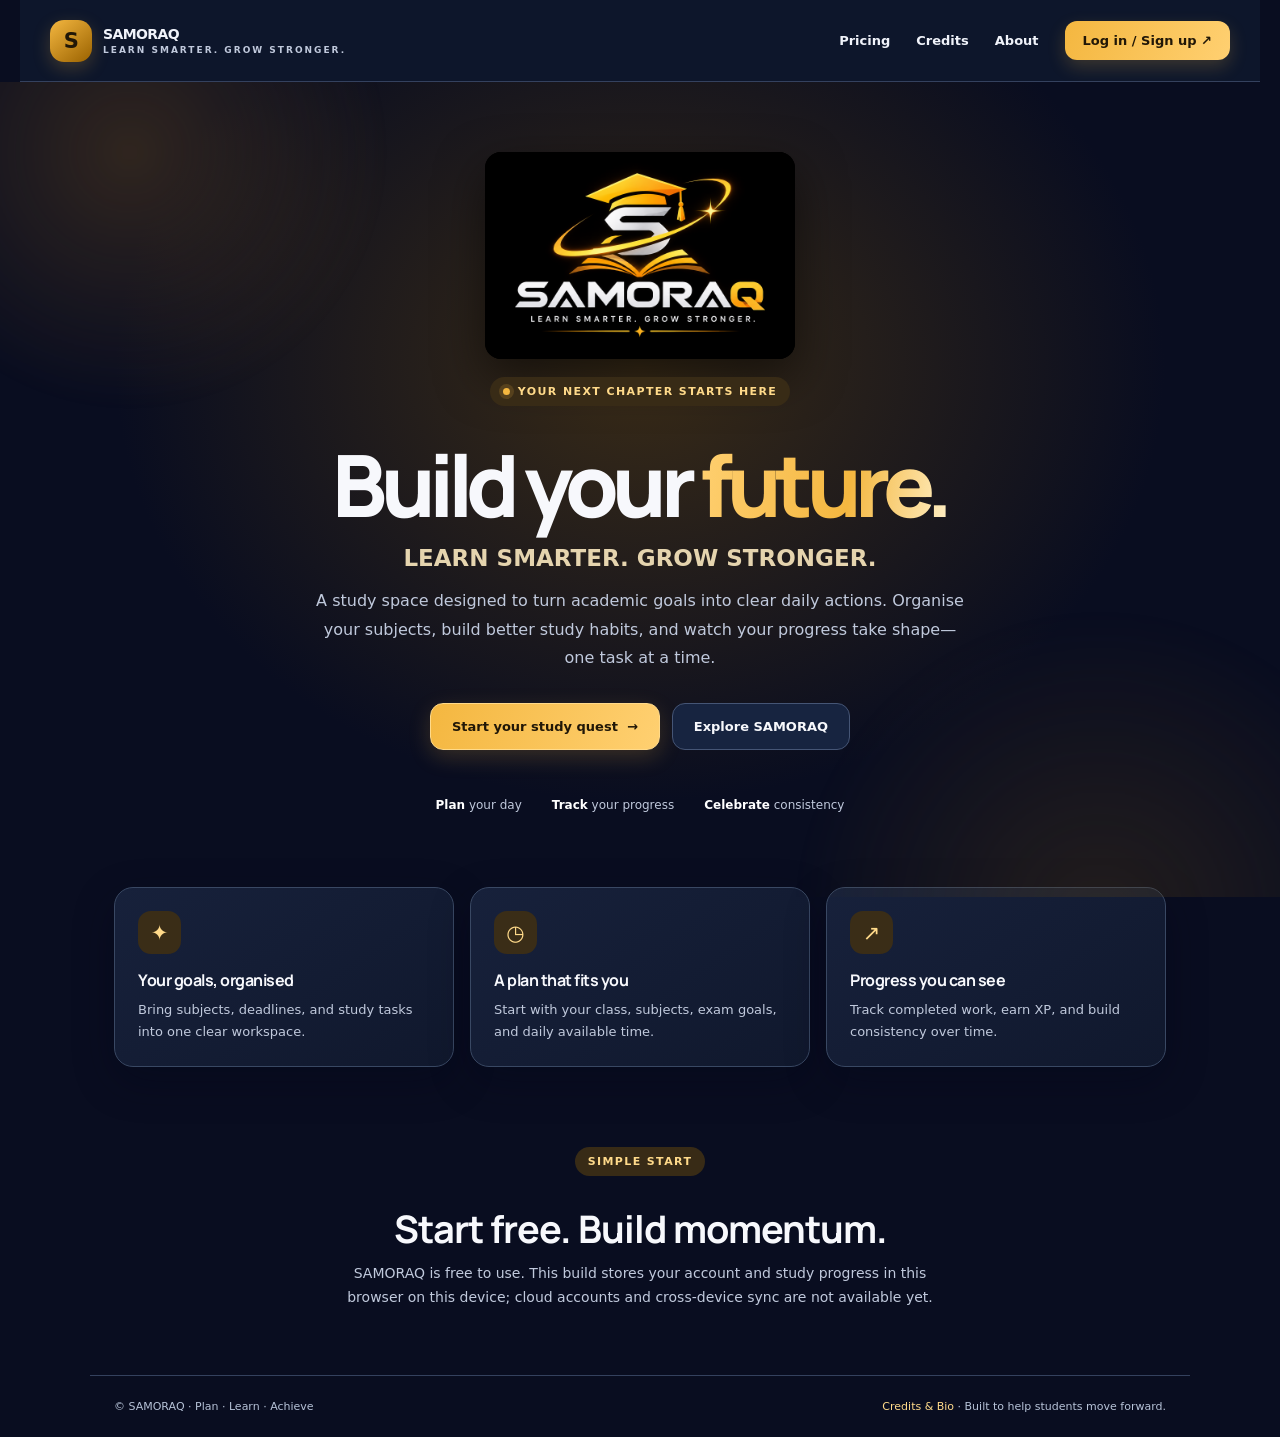
<file: index.html>
<!doctype html>
<html lang="en">
<head>
  <meta charset="utf-8">
  <meta name="viewport" content="width=device-width, initial-scale=1">
  <meta name="theme-color" content="#f4b740">
  <title>SAMORAQ — Learn Smarter. Grow Stronger.</title>
  <meta name="description" content="Plan smarter, study consistently, and turn your academic goals into progress with SAMORAQ.">
  <link rel="stylesheet" href="styles.css">
  <style>
    :root{--sf-purple:#f4b740;--sf-ink:#17182d;--sf-muted:#777b98}
    body{margin:0;background:#fafaff;color:var(--sf-ink);font-family:Inter,ui-sans-serif,system-ui,-apple-system,"Segoe UI",sans-serif}
    .landing-nav{height:82px;display:flex;align-items:center;justify-content:space-between;gap:20px;max-width:1240px;margin:auto;padding:0 30px}
    .landing-brand{display:flex;align-items:center;gap:11px;text-decoration:none;color:inherit;font-weight:900;letter-spacing:-.6px}
    .landing-brand .brand-mark{display:grid;place-items:center;width:42px;height:42px;border-radius:14px;background:linear-gradient(135deg,#f4b740,#ffd071);color:#fff;font-size:21px;box-shadow:0 8px 20px #f4b74033}
    .landing-brand small{display:block;font-size:9px;letter-spacing:2px;color:#8b8da7;margin-top:3px}
    .landing-links{display:flex;align-items:center;gap:26px}
    .landing-links a{color:#595c77;text-decoration:none;font-weight:700;font-size:13px}
    .landing-links a:hover{color:var(--sf-purple)}
    .landing-links .login-link{color:#fff;background:var(--sf-purple);padding:12px 18px;border-radius:12px;box-shadow:0 7px 18px #f4b74033}
    .landing-links .login-link:hover{color:#fff;background:#6454e8}
    .hero{position:relative;isolation:isolate;overflow:hidden;min-height:660px;display:grid;place-items:center;padding:70px 24px 85px;text-align:center}
    .hero:before,.hero:after{content:"";position:absolute;z-index:-1;border-radius:50%;filter:blur(2px);pointer-events:none}
    .hero:before{width:520px;height:520px;top:-190px;left:-130px;background:radial-gradient(circle,#e5e1ff 0,transparent 70%)}
    .hero:after{width:620px;height:620px;bottom:-330px;right:-130px;background:radial-gradient(circle,#d9f7f1 0,transparent 70%)}
    .hero-inner{max-width:850px}
    .samoraq-hero-logo{display:block;width:min(310px,72vw);height:auto;margin:0 auto 18px;border-radius:16px;box-shadow:0 18px 48px #0008}
    .eyebrow{display:inline-flex;align-items:center;gap:8px;padding:8px 13px;border-radius:99px;background:#efedff;color:#6555e9;font-size:11px;font-weight:900;letter-spacing:1.4px;text-transform:uppercase}
    .eyebrow i{width:7px;height:7px;border-radius:50%;background:#f4b740;box-shadow:0 0 0 4px #f4b7401a}
    .hero h1{font-size:clamp(46px,8vw,86px);letter-spacing:-.075em;line-height:.99;margin:26px 0 18px;font-weight:900}
    .hero h1 span{background:linear-gradient(100deg,#f4b740,#d69a2c 55%,#ffd071);-webkit-background-clip:text;background-clip:text;color:transparent}
    .motto{font-size:clamp(17px,2.4vw,23px);font-weight:800;color:#555a78;margin:0 0 16px}
    .hero-copy{max-width:650px;margin:0 auto;color:#777b98;font-size:16px;line-height:1.8}
    .hero-actions{display:flex;justify-content:center;align-items:center;gap:12px;flex-wrap:wrap;margin-top:30px}
    .cta{display:inline-flex;align-items:center;justify-content:center;gap:9px;padding:15px 21px;border-radius:13px;text-decoration:none;font-weight:850;font-size:13px;transition:transform .18s,box-shadow .18s}
    .cta:hover{transform:translateY(-2px)}
    .cta-primary{background:#f4b740;color:#fff;box-shadow:0 12px 28px #f4b74040}
    .cta-secondary{background:#fff;color:#555a78;border:1px solid #e7e6f5}
    .hero-stats{display:flex;justify-content:center;gap:30px;flex-wrap:wrap;margin-top:48px;color:#8588a2;font-size:12px}
    .hero-stats strong{color:#393c59}
    .feature-strip{max-width:1100px;margin:-10px auto 80px;padding:0 24px;display:grid;grid-template-columns:repeat(3,minmax(0,1fr));gap:16px}
    .feature{padding:23px;border:1px solid #e9e8f5;border-radius:19px;background:#fff;box-shadow:0 10px 30px #29254a06}
    .feature-icon{width:43px;height:43px;display:grid;place-items:center;background:#f0eeff;border-radius:13px;font-size:21px;margin-bottom:15px}
    .feature h2{font-size:16px;margin:0 0 8px}
    .feature p{font-size:13px;color:#777b98;line-height:1.7;margin:0}
    .landing-footer{max-width:1100px;margin:0 auto;padding:24px;border-top:1px solid #eae9f4;display:flex;justify-content:space-between;gap:14px;flex-wrap:wrap;color:#8a8da5;font-size:11px}
    .landing-footer a{color:#777b98;text-decoration:none}
    @media(max-width:760px){.landing-nav{height:auto;min-height:75px;padding:16px 18px;align-items:flex-start}.landing-links{gap:10px;flex-wrap:wrap;justify-content:flex-end}.landing-links a{font-size:11px}.landing-links .login-link{padding:10px 12px}.hero{min-height:570px;padding:55px 18px 75px}.feature-strip{grid-template-columns:1fr;margin-bottom:50px}.landing-brand{font-size:14px}.landing-brand .brand-mark{width:36px;height:36px}}
    @media(max-width:430px){.landing-nav{flex-direction:column;align-items:center}.landing-links{justify-content:center}.hero h1{font-size:48px}}
  </style>
<style>
body{background:#080c22;color:#f3f5ff}.landing-nav{background:#090f2a;border-bottom:1px solid #26376c}.landing-brand,.landing-links a{color:#eaf0ff}.landing-brand small{color:#91a3d9}.hero{background:radial-gradient(ellipse at 50% 35%,#1b2c70 0,transparent 58%)}.hero:before{background:radial-gradient(circle,#2454a8 0,transparent 70%)}.hero:after{background:radial-gradient(circle,#532a91 0,transparent 70%)}.hero h1{color:#f7f8ff}.motto{color:#c5d2f5}.hero-copy,.hero-stats{color:#aab8e3}.hero-stats strong{color:#f4f6ff}.eyebrow{background:#172653;color:#7dd3fc}.feature{background:linear-gradient(145deg,#141d45,#0e1534);border-color:#293b72;box-shadow:0 14px 42px #02061766}.feature h2{color:#f4f6ff}.feature p{color:#aab8e3}.cta-secondary{background:#111b43;color:#eaf0ff;border-color:#34477e}.landing-footer{border-color:#29376d;color:#91a3d9}.landing-footer a{color:#aab8e3}#pricing{color:#f3f5ff}#pricing p{color:#aab8e3!important}
</style>
  <link rel="stylesheet" href="theme.css">
</head>
<body class="landing-page">
  <header class="landing-nav">
    <a class="landing-brand" href="index.html"><span class="brand-mark">S</span><span>SAMORAQ<small>LEARN SMARTER. GROW STRONGER.</small></span></a>
    <nav class="landing-links" aria-label="Main navigation">
      <a href="#pricing">Pricing</a>
      <a href="credits.html">Credits</a>
      <a href="#about">About</a>
      <a class="login-link" href="auth.html">Log in / Sign up ↗</a>
    </nav>
  </header>

  <main>
    <section class="hero">
      <div class="hero-inner">
        <img class="samoraq-hero-logo" src="assets/samoraq-logo.png" alt="SAMORAQ — Learn Smarter. Grow Stronger." width="1536" height="1024">
        <div class="eyebrow"><i></i> Your next chapter starts here</div>
        <h1>Build your <span>future.</span></h1>
        <p class="motto">LEARN SMARTER. GROW STRONGER.</p>
        <p class="hero-copy">A study space designed to turn academic goals into clear daily actions. Organise your subjects, build better study habits, and watch your progress take shape—one task at a time.</p>
        <div class="hero-actions">
          <a class="cta cta-primary" href="auth.html">Start your study quest <span>→</span></a>
          <a class="cta cta-secondary" href="#about">Explore SAMORAQ</a>
        </div>
        <div class="hero-stats"><span><strong>Plan</strong> your day</span><span><strong>Track</strong> your progress</span><span><strong>Celebrate</strong> consistency</span></div>
      </div>
    </section>

    <section class="feature-strip" id="about">
      <article class="feature"><div class="feature-icon">✦</div><h2>Your goals, organised</h2><p>Bring subjects, deadlines, and study tasks into one clear workspace.</p></article>
      <article class="feature"><div class="feature-icon">◷</div><h2>A plan that fits you</h2><p>Start with your class, subjects, exam goals, and daily available time.</p></article>
      <article class="feature"><div class="feature-icon">↗</div><h2>Progress you can see</h2><p>Track completed work, earn XP, and build consistency over time.</p></article>
    </section>

    <section id="pricing" style="max-width:1050px;margin:0 auto 65px;padding:0 24px;text-align:center">
      <div class="eyebrow">Simple start</div><h2 style="font-size:clamp(26px,4vw,38px);letter-spacing:-1px;margin:16px 0 8px">Start free. Build momentum.</h2><p style="color:#777b98;line-height:1.7;margin:0 auto;max-width:600px">SAMORAQ is free to use. This build stores your account and study progress in this browser on this device; cloud accounts and cross-device sync are not available yet.</p>
    </section>
  </main>

  <footer class="landing-footer"><span>© SAMORAQ · Plan · Learn · Achieve</span><span><a href="credits.html">Credits &amp; Bio</a> · Built to help students move forward.</span></footer>
</body>

</html>
</file>
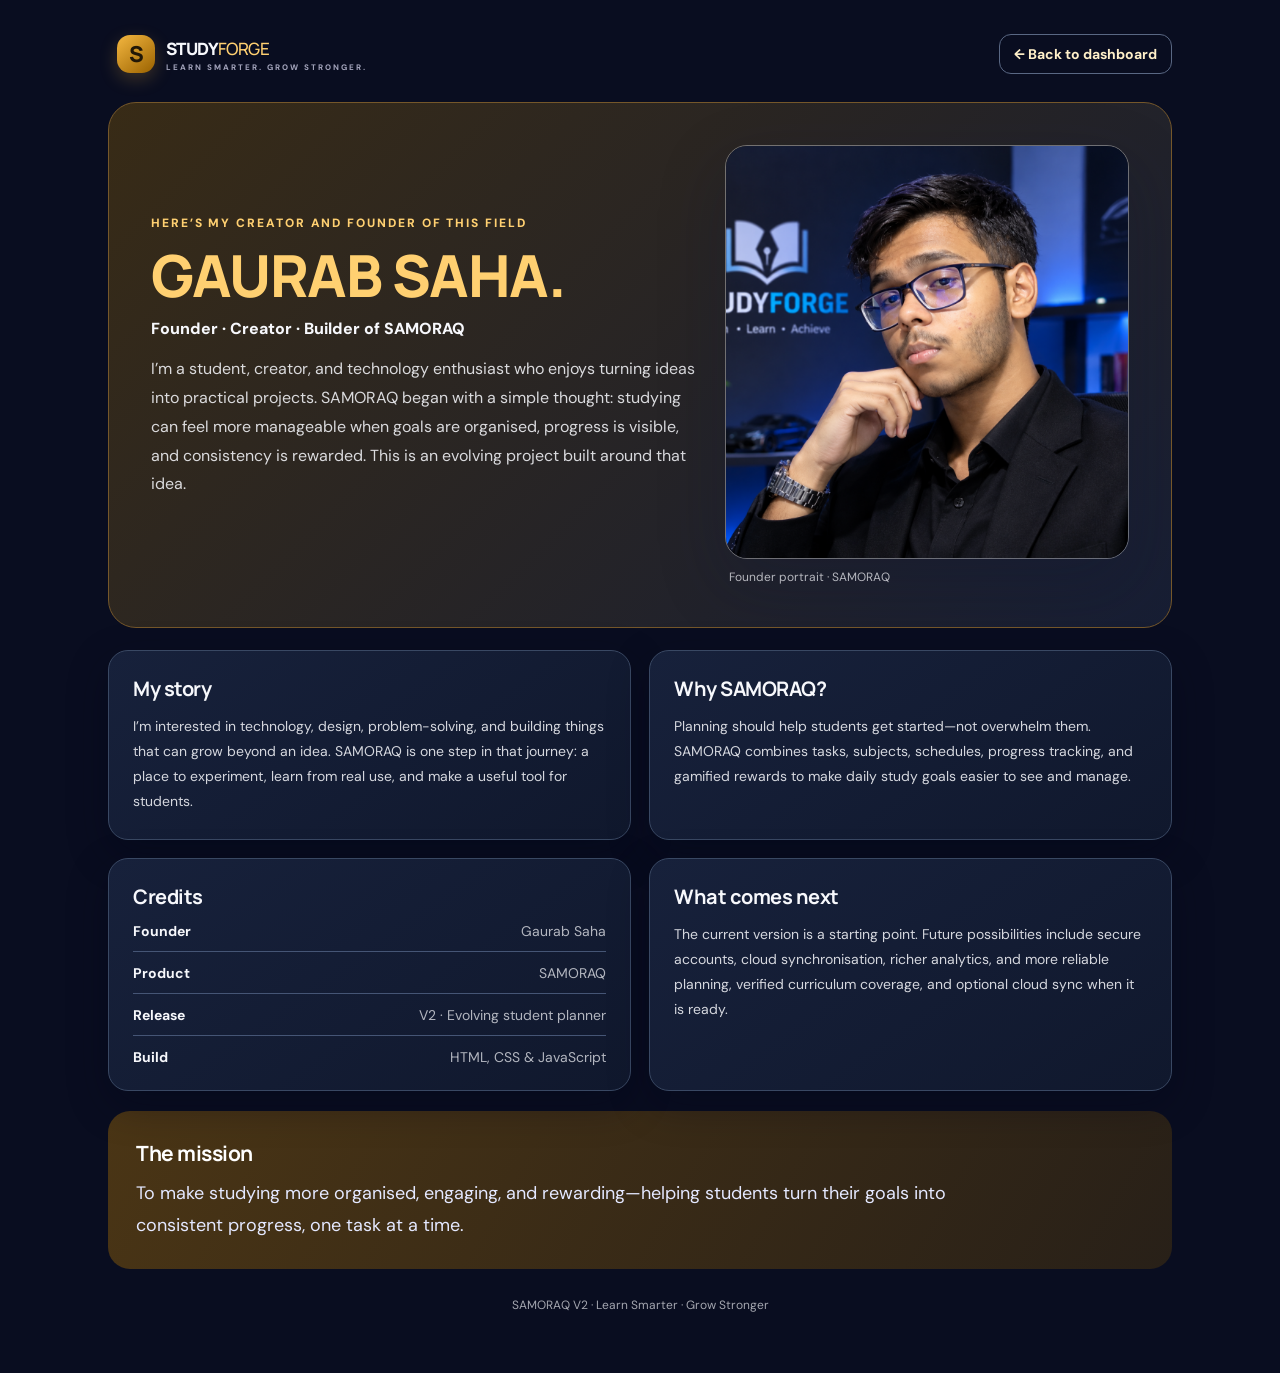
<file: credits.html>
<!doctype html>
<html lang="en">
<head>
  <meta charset="utf-8">
  <meta name="viewport" content="width=device-width, initial-scale=1">
  <meta name="theme-color" content="#f4b740">
  <title>Credits & Bio — SAMORAQ</title>
  <meta name="description" content="Meet the creator and learn the mission behind SAMORAQ.">
  <link rel="stylesheet" href="styles.css">
  <style>
    body{background:#090d27;color:#f3f5ff}.bio-page{max-width:1120px;margin:0 auto;padding:34px 28px 60px}
    .bio-top{display:flex;justify-content:space-between;align-items:center;gap:16px;margin-bottom:28px;flex-wrap:wrap}
    .back-link{display:inline-flex;align-items:center;gap:9px;text-decoration:none;color:var(--text,#24243a);font-weight:700;padding:10px 14px;border:1px solid #29376d;border-radius:12px}
    .bio-hero{display:grid;grid-template-columns:minmax(0,1.15fr) minmax(280px,.85fr);gap:28px;align-items:center;padding:clamp(22px,4vw,42px);border-radius:28px;background:linear-gradient(135deg,#18275b,#17113d);border:1px solid #34477e;overflow:hidden}
    .bio-kicker{font-size:12px;letter-spacing:.16em;font-weight:800;color:#f4b740;text-transform:uppercase}
    .bio-hero h1{font-size:clamp(34px,5vw,58px);line-height:1.03;margin:14px 0}
    .bio-hero h1 span{color:#f4b740}
    .bio-role{font-weight:800;font-size:16px;margin-bottom:16px}
    .bio-lead{font-size:16px;line-height:1.8;max-width:620px;opacity:.86}
    .bio-photo-wrap{position:relative}
    .bio-photo{width:100%;display:block;aspect-ratio:4/4.1;object-fit:cover;object-position:center;border-radius:22px;box-shadow:0 24px 65px rgba(10,18,50,.25);border:1px solid rgba(255,255,255,.35)}
    .photo-caption{font-size:12px;opacity:.7;margin:10px 4px 0}
    .bio-grid{display:grid;grid-template-columns:repeat(2,minmax(0,1fr));gap:18px;margin-top:22px}
    .bio-card{padding:24px;border:1px solid #29376d;border-radius:20px;background:#11183a}
    .bio-card h2{margin:0 0 12px;font-size:20px}
    .bio-card p{line-height:1.8;opacity:.85;margin:0}
    .credit-list{list-style:none;padding:0;margin:0;display:grid;gap:12px}
    .credit-list li{display:flex;justify-content:space-between;gap:18px;padding-bottom:11px;border-bottom:1px solid var(--border,#e7e7f1)}
    .credit-list li:last-child{border-bottom:0;padding-bottom:0}
    .credit-list span{opacity:.7;text-align:right}
    .bio-mission{margin-top:20px;padding:28px;border-radius:22px;background:linear-gradient(120deg,#17275b,#32185b);color:#fff}
    .bio-mission h2{margin:0 0 10px}
    .bio-mission p{font-size:18px;line-height:1.8;margin:0;max-width:850px;color:#e4e8ff}
    .bio-footer{text-align:center;padding:28px 0 0;font-size:12px;opacity:.65}
    @media(max-width:760px){.bio-page{padding:20px 14px 42px}.bio-hero{grid-template-columns:1fr}.bio-photo-wrap{max-width:440px}.bio-grid{grid-template-columns:1fr}.bio-hero h1{font-size:40px}}
  </style>
  <link rel="stylesheet" href="theme.css">
</head>
<body class="credits-page dark">
  <div class="bio-page">
    <header class="bio-top">
      <a class="brand" href="index.html" aria-label="SAMORAQ home">
        <span class="brand-mark">S</span>
        <span>STUDY<span class="brand-light">FORGE</span><small>LEARN SMARTER. GROW STRONGER.</small></span>
      </a>
      <a class="back-link" href="dashboard.html">← Back to dashboard</a>
    </header>

    <main>
      <section class="bio-hero">
        <div>
          <div class="bio-kicker">HERE’S MY CREATOR AND FOUNDER OF THIS FIELD</div>
          <h1><span>GAURAB SAHA.</span></h1>
          <div class="bio-role">Founder · Creator · Builder of SAMORAQ</div>
          <p class="bio-lead">I’m a student, creator, and technology enthusiast who enjoys turning ideas into practical projects. SAMORAQ began with a simple thought: studying can feel more manageable when goals are organised, progress is visible, and consistency is rewarded. This is an evolving project built around that idea.</p>
        </div>
        <div class="bio-photo-wrap">
          <img class="bio-photo" src="assets/gaurab-saha-founder.png" alt="Professional founder portrait for Gaurab Saha">
          <div class="photo-caption">Founder portrait · SAMORAQ</div>
        </div>
      </section>

      <section class="bio-grid" aria-label="About and credits">
        <article class="bio-card">
          <h2>My story</h2>
          <p>I’m interested in technology, design, problem-solving, and building things that can grow beyond an idea. SAMORAQ is one step in that journey: a place to experiment, learn from real use, and make a useful tool for students.</p>
        </article>
        <article class="bio-card">
          <h2>Why SAMORAQ?</h2>
          <p>Planning should help students get started—not overwhelm them. SAMORAQ combines tasks, subjects, schedules, progress tracking, and gamified rewards to make daily study goals easier to see and manage.</p>
        </article>
        <article class="bio-card">
          <h2>Credits</h2>
          <ul class="credit-list">
            <li><strong>Founder</strong><span>Gaurab Saha</span></li>
            <li><strong>Product</strong><span>SAMORAQ</span></li>
            <li><strong>Release</strong><span>V2 · Evolving student planner</span></li>
            <li><strong>Build</strong><span>HTML, CSS &amp; JavaScript</span></li>
          </ul>
        </article>
        <article class="bio-card">
          <h2>What comes next</h2>
          <p>The current version is a starting point. Future possibilities include secure accounts, cloud synchronisation, richer analytics, and more reliable planning, verified curriculum coverage, and optional cloud sync when it is ready.</p>
        </article>
      </section>

      <section class="bio-mission">
        <h2>The mission</h2>
        <p>To make studying more organised, engaging, and rewarding—helping students turn their goals into consistent progress, one task at a time.</p>
      </section>
    </main>
    <footer class="bio-footer">SAMORAQ V2 · Learn Smarter · Grow Stronger</footer>
  </div>

<script>
(() => {
  document.body.classList.add("dark");
})();
</script>

</body>
</html>
</file>
<file: styles.css>
@import url('https://fonts.googleapis.com/css2?family=DM+Sans:wght@400;500;600;700&family=Manrope:wght@400;500;600;700;800&display=swap');
:root{--bg:#f6f7fc;--surface:#fff;--text:#20213a;--muted:#8a8ca6;--line:#e9eaf3;--primary:#7667f5;--primary2:#9c72f4;--soft:#f0edff;--green:#32b99a;--orange:#ffb45b;--pink:#f278a8;--shadow:0 10px 30px rgba(49,45,100,.055)}
*{box-sizing:border-box}body{margin:0;background:var(--bg);color:var(--text);font-family:'DM Sans',sans-serif;font-size:14px}button,input,select,textarea{font:inherit}button{cursor:pointer}button:focus-visible,input:focus-visible,select:focus-visible,textarea:focus-visible{outline:3px solid #bcb4ff;outline-offset:2px}.app-shell{min-height:100vh}.sidebar{width:246px;position:fixed;inset:0 auto 0 0;background:#fff;border-right:1px solid var(--line);padding:26px 16px 18px;display:flex;flex-direction:column;z-index:10}.brand{display:flex;align-items:center;gap:11px;text-decoration:none;color:var(--text);font-family:Manrope,sans-serif;font-size:17px;font-weight:800;letter-spacing:-.6px;padding:0 9px}.brand-mark{width:38px;height:38px;border-radius:13px;background:linear-gradient(140deg,#7667f5,#ad72ef);display:grid;place-items:center;color:white;font-size:22px;box-shadow:0 6px 14px #9486ef55}.brand-light{font-weight:500;color:#7667f5}.brand small{display:block;font-family:'DM Sans',sans-serif;font-size:8px;letter-spacing:2px;color:#a2a3ba;margin-top:2px}.profile-mini{display:flex;align-items:center;gap:10px;padding:24px 8px 21px;border-bottom:1px solid var(--line);margin-bottom:16px}.avatar{width:36px;height:36px;border-radius:12px;background:#efedff;color:#7767e9;display:grid;place-items:center;font-weight:800;font-size:12px}.profile-mini strong,.profile-mini span{display:block}.profile-mini strong{font-size:12px}.profile-mini span{font-size:10px;color:var(--muted);margin-top:4px}.nav-list{display:grid;gap:5px}.nav-item{border:0;background:transparent;border-radius:11px;padding:12px 13px;display:flex;align-items:center;gap:12px;text-align:left;color:#777992;font-weight:600;font-size:12px;transition:.18s}.nav-item>span{font-size:17px;width:19px;text-align:center}.nav-item b{margin-left:auto;font-size:10px;background:#f0eff8;padding:3px 7px;border-radius:6px;color:#777992}.nav-item:hover{background:#f8f7ff;color:var(--primary)}.nav-item.active{background:var(--soft);color:var(--primary)}.sidebar-bottom{margin-top:auto}.quest-card{background:linear-gradient(145deg,#f1edff,#f8f3ff);border:1px solid #eae4ff;border-radius:15px;padding:16px 13px;margin-bottom:13px}.quest-kicker,.card-label{font-size:9px;letter-spacing:1.5px;font-weight:800;color:#9990d8}.quest-card strong{display:block;font-size:12px;margin:10px 0}.quest-track,.xp-track{height:6px;border-radius:8px;background:#e1dcfa;overflow:hidden}.quest-track span,.xp-track span{display:block;height:100%;width:0;background:linear-gradient(90deg,#7767f5,#bd7af4);border-radius:8px;transition:width .5s}.quest-card small{display:block;font-size:10px;color:#8985a9;margin-top:9px}.sidebar-footer{text-align:center;color:#b0b0c2;font-size:8px;letter-spacing:1.4px;padding-top:8px}.main-content{margin-left:246px;padding:0 38px 45px;max-width:1800px}.topbar{height:77px;border-bottom:1px solid #e9eaf2;display:flex;align-items:center;justify-content:space-between;margin-bottom:31px}.breadcrumb{display:flex;align-items:center;gap:12px;font-size:11px}.breadcrumb span{font-size:9px;letter-spacing:1.5px;color:#a0a1b8;font-weight:700}.breadcrumb i{font-style:normal;color:#d1d1df}.breadcrumb strong{font-weight:700}.top-actions{display:flex;align-items:center;gap:13px}.date-chip{display:flex;align-items:center;gap:8px;border:1px solid var(--line);background:#fff;padding:9px 12px;border-radius:10px;font-size:10px;color:#7e809b}.status-dot,.tiny-dot{width:7px;height:7px;border-radius:50%;background:#39c59f;display:inline-block}.icon-button{width:35px;height:35px;border-radius:10px;border:1px solid var(--line);background:#fff;color:#777995;font-size:19px;display:grid;place-items:center}.mobile-menu{display:none}.view{display:none;animation:fadeIn .3s ease}.view.active{display:block}@keyframes fadeIn{from{opacity:.45;transform:translateY(5px)}to{opacity:1;transform:none}}.welcome-row,.page-title-row{display:flex;align-items:center;justify-content:space-between;gap:20px;margin-bottom:26px}.eyebrow{font-size:9px;letter-spacing:1.7px;font-weight:800;color:#9693ba;margin-bottom:10px}.spark{color:#9a77f5;font-size:13px;margin-right:5px}h1,h2,h3,p{margin-top:0}h1{font-family:Manrope,sans-serif;font-size:clamp(27px,3vw,36px);letter-spacing:-1.5px;margin-bottom:8px;font-weight:800}h2{font-family:Manrope,sans-serif;letter-spacing:-.5px}.gradient-text{background:linear-gradient(100deg,#7567f5,#bb6fea);-webkit-background-clip:text;background-clip:text;color:transparent}.subheading{color:#9293ab;margin:0;font-size:12px}.primary-button,.secondary-button{border:0;border-radius:10px;padding:12px 16px;font-size:11px;font-weight:700;display:inline-flex;align-items:center;justify-content:center;gap:9px;transition:transform .18s,box-shadow .18s}.primary-button{color:#fff;background:linear-gradient(100deg,#7868f5,#9670f0);box-shadow:0 6px 14px #8d7df433}.primary-button:hover{transform:translateY(-1px);box-shadow:0 9px 18px #8d7df455}.primary-button>span{font-size:16px}.secondary-button{background:#f2f2f8;color:#74758e}.panel{background:var(--surface);border:1px solid var(--line);border-radius:16px;box-shadow:var(--shadow)}.hero-grid{display:grid;grid-template-columns:1.65fr 1fr;gap:18px;margin-bottom:31px}.level-card{background:linear-gradient(125deg,#f2efff 0%,#fbf9ff 52%,#fff 100%);border-color:#ebe6ff;padding:23px 25px 19px;position:relative;overflow:hidden;min-height:237px}.level-card-top,.xp-line,.level-foot,.panel-heading,.focus-header{display:flex;align-items:center;justify-content:space-between}.level-pill{background:#fff;color:#8d7ae9;border:1px solid #e9e1ff;border-radius:8px;padding:6px 9px;font-size:9px;font-weight:800;letter-spacing:.7px}.level-main{display:flex;align-items:center;justify-content:space-between;margin-top:14px;margin-bottom:16px}.level-number{font-family:Manrope,sans-serif;font-size:52px;line-height:1;font-weight:800;letter-spacing:-3px;color:#7566e9}.level-caption{font-size:11px;color:#8e8ca9;margin-top:7px}.orb-wrap{width:110px;height:90px;position:relative;display:grid;place-items:center;margin-right:20px}.orb{width:66px;height:66px;border-radius:22px;transform:rotate(-12deg);background:linear-gradient(140deg,#9c8cfb,#7464e8);box-shadow:inset 8px 8px 20px #ffffff55,0 13px 28px #8272ed55;display:grid;place-items:center;color:#fff;font-size:26px}.orb span{transform:rotate(12deg)}.orb-ring{position:absolute;border:1px solid #b9adf5;border-radius:50%;width:105px;height:44px;transform:rotate(-27deg)}.ring-two{transform:rotate(39deg);width:98px;height:54px;border-color:#d5cbff}.xp-line{font-size:10px;color:#8d8aa9;margin-bottom:9px}.xp-line b{color:#6259b6}.xp-track{background:#e7e2fb;height:7px}.level-foot{font-size:9px;color:#a09cb8;margin-top:9px}.focus-card{padding:23px 24px 17px;position:relative;overflow:hidden}.focus-icon{font-size:20px;color:#ad8df4}.focus-card h2{font-size:39px;letter-spacing:-1.5px;margin:17px 0 2px}.focus-card h2 span{font-size:20px;color:#8d7aed}.focus-card>p{font-size:10px;color:#9a9bb0;margin-bottom:0}.focus-ring-wrap{position:absolute;right:27px;top:72px}.focus-ring{width:90px;height:90px;border-radius:50%;background:conic-gradient(#8875f5 0deg,#8875f5 0deg,#f0eff9 0deg);display:grid;place-items:center;position:relative}.focus-ring:before{content:"";position:absolute;inset:8px;border-radius:50%;background:#fff}.focus-ring>div{position:relative;text-align:center}.focus-ring strong,.focus-ring small{display:block}.focus-ring strong{font-size:13px}.focus-ring small{font-size:8px;color:#a0a1b8;margin-top:3px}.focus-footer{position:absolute;bottom:18px;left:24px;right:24px;display:flex;align-items:center;gap:7px;color:#9899b1;font-size:9px}.section-heading{display:flex;align-items:center;justify-content:space-between;margin:0 0 14px}.section-heading h2{font-size:16px;margin-bottom:5px}.section-heading p,.panel-heading p{font-size:10px;color:#9a9bb0;margin-bottom:0}.text-button,.small-link{border:0;background:none;color:#8171ed;font-size:10px;font-weight:700}.text-button span{font-size:16px;margin-left:5px}.task-list{padding:5px 18px;margin-bottom:27px}.task-row{display:grid;grid-template-columns:20px minmax(0,1fr) auto auto;align-items:center;gap:14px;padding:15px 2px;border-bottom:1px solid #f0f0f6}.task-row:last-child{border-bottom:0}.task-check{appearance:none;width:18px;height:18px;border:1.5px solid #d7d7e8;border-radius:6px;background:white;display:grid;place-items:center;margin:0;cursor:pointer;transition:.2s}.task-check:checked{background:#8171f2;border-color:#8171f2}.task-check:checked:after{content:"✓";font-size:12px;color:white;font-weight:800}.task-title{font-size:11px;font-weight:700;margin-bottom:5px;overflow-wrap:anywhere}.task-meta{display:flex;align-items:center;gap:8px;font-size:9px;color:#a0a1b5;flex-wrap:wrap}.subject-tag{display:inline-flex;align-items:center;gap:5px;padding:4px 7px;border-radius:6px;background:#f0edff;color:#8778d8;font-size:9px;font-weight:700}.subject-tag:before{content:"";width:5px;height:5px;border-radius:50%;background:currentColor}.task-xp{font-size:10px;font-weight:800;color:#8a78e9;white-space:nowrap}.task-actions{display:flex;gap:5px}.tiny-action{border:0;background:#f5f5fb;color:#999ab1;border-radius:7px;padding:6px 8px;font-size:10px}.task-row.done .task-title{text-decoration:line-through;color:#a4a5b8}.task-row.done .task-check{background:#31b99a;border-color:#31b99a}.empty-state{text-align:center;padding:37px 16px;color:#999ab0;font-size:11px}.empty-icon{width:43px;height:43px;border-radius:14px;background:#f2efff;color:#8b7bec;display:grid;place-items:center;font-size:20px;margin:0 auto 12px}.empty-state strong{display:block;color:#4b4b68;font-size:12px;margin-bottom:6px}.lower-grid{display:grid;grid-template-columns:1.1fr 1fr;gap:18px}.weekly-panel,.subject-panel{padding:21px 22px}.panel-heading{margin-bottom:22px}.panel-heading h3{font-family:Manrope,sans-serif;font-size:13px;margin-bottom:5px}.mini-badge{font-size:8px;font-weight:800;letter-spacing:1px;color:#9283df;background:#f3f0ff;border-radius:6px;padding:6px 8px}.week-chart{height:132px;display:flex;align-items:stretch;gap:11px;padding-top:3px}.chart-day{flex:1;display:flex;flex-direction:column;align-items:center;justify-content:flex-end;gap:8px;min-width:0}.bar-area{height:90px;width:100%;display:flex;align-items:flex-end;justify-content:center}.chart-bar{width:min(26px,65%);min-height:4px;background:#e7e3ff;border-radius:6px 6px 3px 3px;position:relative;transition:height .35s}.chart-bar.has-value{background:linear-gradient(180deg,#b39bff,#8170f1)}.chart-bar.today{background:linear-gradient(180deg,#69d9bd,#37b89b)}.chart-bar span{position:absolute;top:-16px;left:50%;transform:translateX(-50%);font-size:8px;color:#8b83bd}.chart-day label{font-size:9px;color:#a2a3b7}.chart-day label.today-label{color:#5dbda7;font-weight:800}.subject-progress-row{margin-bottom:17px}.subject-progress-row:last-child{margin-bottom:0}.subject-progress-top{display:flex;justify-content:space-between;gap:10px;font-size:10px;margin-bottom:8px}.subject-progress-top strong{font-size:10px}.subject-progress-top span{color:#9b9cb2}.subject-bar{height:6px;border-radius:6px;background:#f0eff8;overflow:hidden}.subject-bar span{display:block;height:100%;border-radius:6px;background:linear-gradient(90deg,#8d7af4,#ba7af2)}.quote-strip{margin-top:23px;border:1px solid #ebe5ff;background:linear-gradient(90deg,#f1edff,#fbf9ff);border-radius:13px;padding:16px 19px;display:flex;align-items:center;gap:13px;color:#927de7}.quote-strip strong{display:block;font-size:11px;color:#656085;margin-bottom:4px}.quote-strip p{font-size:10px;color:#9692b1;margin:0}.quote-spark{margin-left:auto;font-size:23px;color:#c2b1fa}.filter-row{display:flex;align-items:center;justify-content:space-between;padding:12px 15px;margin-bottom:17px}.filter-tabs{display:flex;gap:5px;flex-wrap:wrap}.filter{border:0;background:transparent;color:#9697ad;padding:8px 11px;border-radius:8px;font-size:10px;font-weight:700}.filter.active{background:#f0edff;color:#8271e9}.task-count-label{font-size:10px;color:#a0a1b5}.subject-grid,.achievement-grid{display:grid;grid-template-columns:repeat(3,minmax(0,1fr));gap:16px}.subject-card{padding:20px;border:1px solid var(--line);background:#fff;border-radius:15px;box-shadow:var(--shadow)}.subject-card-top{display:flex;justify-content:space-between;align-items:center;margin-bottom:19px}.subject-icon{width:39px;height:39px;border-radius:12px;display:grid;place-items:center;font-size:17px}.color-violet{background:#f0edff;color:#8373ee}.color-blue{background:#e9f4ff;color:#5e9fe5}.color-mint{background:#e5fbf4;color:#3db99b}.color-orange{background:#fff1e3;color:#e99b4c}.color-pink{background:#ffedf4;color:#e477a4}.subject-card h3{font-family:Manrope,sans-serif;font-size:15px;margin-bottom:7px}.subject-card p{font-size:10px;color:#a0a1b5;margin-bottom:17px}.subject-card .subject-progress-top{margin-bottom:8px}.subject-card-actions{display:flex;justify-content:space-between;margin-top:17px}.calendar-panel{padding:23px;margin-bottom:27px}.calendar-header{display:flex;align-items:center;justify-content:center;gap:17px;margin-bottom:23px}.calendar-header h2{font-size:16px;margin:0;min-width:150px;text-align:center}.calendar-grid{display:grid;grid-template-columns:repeat(7,minmax(0,1fr));gap:7px}.calendar-day-label{text-align:center;font-size:9px;font-weight:800;color:#a1a2b8;padding:9px}.calendar-cell{min-height:78px;border:1px solid #f0eff7;border-radius:10px;padding:8px;position:relative;background:#fff}.calendar-cell.muted{background:#fafafe;color:#c4c4d2}.calendar-cell.today{border-color:#a69af9;background:#f8f6ff}.calendar-cell .day-num{font-size:10px;font-weight:700}.calendar-cell.today .day-num{color:#8171ed}.calendar-event{display:block;margin-top:7px;border-radius:4px;background:#eeeaff;color:#8372dc;padding:4px;font-size:8px;overflow:hidden;text-overflow:ellipsis;white-space:nowrap}.calendar-event.done-event{background:#e4f8f1;color:#31a88c}.achievement-summary{padding:23px;display:flex;align-items:center;gap:19px;margin-bottom:18px;background:linear-gradient(110deg,#f2efff,#fff)}.achievement-medal{width:60px;height:60px;border-radius:18px;background:linear-gradient(140deg,#a795ff,#7867f0);display:grid;place-items:center;color:#fff;font-size:29px;box-shadow:0 8px 18px #8d7df444}.achievement-summary strong{display:block;font-size:24px;font-family:Manrope,sans-serif;margin:4px 0}.achievement-summary p{font-size:10px;color:#999ab0;margin:0}.achievement-card{padding:20px;border:1px solid var(--line);border-radius:14px;background:#fff;text-align:center}.achievement-card .medal{width:52px;height:52px;border-radius:17px;background:#f0edff;color:#8a78ee;display:grid;place-items:center;font-size:23px;margin:0 auto 14px}.achievement-card.locked{opacity:.55}.achievement-card strong{display:block;font-size:12px;margin-bottom:7px}.achievement-card p{font-size:10px;color:#999ab0;margin:0;line-height:1.5}.achievement-card.unlocked .medal{background:#e5faf3;color:#2eb493}.stats-grid{display:grid;grid-template-columns:repeat(4,minmax(0,1fr));gap:14px;margin-bottom:18px}.stat-card{padding:19px;border:1px solid var(--line);background:#fff;border-radius:14px;box-shadow:var(--shadow)}.stat-card span{font-size:10px;color:#9697ad}.stat-card strong{display:block;font-family:Manrope,sans-serif;font-size:26px;margin:10px 0 4px}.stat-card small{font-size:9px;color:#aaaabd}.tall-chart{height:185px}.tall-chart .bar-area{height:140px}.report-note{padding:17px 20px;margin-top:18px;background:#fbfaff;border-color:#eee9ff}.report-note strong{font-size:11px;color:#7d6de7}.report-note p{font-size:10px;color:#9293ac;margin:6px 0 0;line-height:1.6}.modal-backdrop{position:fixed;inset:0;background:rgba(32,29,61,.36);backdrop-filter:blur(5px);z-index:30;display:none;align-items:center;justify-content:center;padding:18px;overflow-y:auto}.modal-backdrop.open{display:flex;animation:fadeIn .18s ease}.modal{width:min(530px,100%);padding:26px;background:#fff;max-height:calc(100vh - 36px);overflow-y:auto}.modal-heading{display:flex;align-items:flex-start;justify-content:space-between;margin-bottom:22px}.modal-heading h2{font-size:21px;margin:0}.modal label{display:block;font-size:10px;font-weight:700;color:#666783;margin-bottom:15px}.modal input,.modal select,.modal textarea{display:block;width:100%;margin-top:7px;border:1px solid #e6e6f0;background:#fcfcff;border-radius:9px;padding:11px 12px;font-size:11px;color:#4e4f6a;outline:none}.modal input:focus,.modal select:focus,.modal textarea:focus{border-color:#a69afa;box-shadow:0 0 0 3px #f0edff}.modal textarea{resize:vertical}.form-row{display:grid;grid-template-columns:1fr 1fr;gap:13px}.optional{font-weight:400;color:#aaaabd}.reward-preview{display:flex;align-items:center;gap:11px;padding:12px;background:#f6f3ff;border:1px solid #ece6ff;border-radius:10px;margin:4px 0 20px}.reward-preview>span{width:30px;height:30px;border-radius:9px;background:#e7e0ff;display:grid;place-items:center;color:#8975ec}.reward-preview strong,.reward-preview small{display:block}.reward-preview strong{font-size:11px;color:#6e5dc7}.reward-preview small{font-size:9px;color:#9c98b8;margin-top:4px}.modal-actions{display:flex;justify-content:flex-end;gap:8px}.toast-region{position:fixed;bottom:22px;right:22px;z-index:50;display:grid;gap:8px}.toast{background:#25223f;color:white;border-radius:11px;padding:12px 16px;box-shadow:0 10px 25px #27204533;font-size:11px;animation:toastIn .25s ease;max-width:310px}.toast.success{border-left:3px solid #42d0ac}.toast.error{border-left:3px solid #ff8b9f}@keyframes toastIn{from{opacity:0;transform:translateY(8px)}to{opacity:1;transform:none}}.victory-overlay{position:fixed;inset:0;z-index:40;background:#211b49b8;backdrop-filter:blur(8px);display:none;align-items:center;justify-content:center;padding:20px;overflow:hidden}.victory-overlay.open{display:flex}.victory-card{position:relative;z-index:2;background:#fff;border-radius:24px;padding:33px 35px;text-align:center;width:min(360px,100%);box-shadow:0 20px 80px #120d3755;animation:victoryPop .4s cubic-bezier(.2,1.4,.4,1)}@keyframes victoryPop{from{transform:scale(.7);opacity:0}to{transform:scale(1);opacity:1}}.victory-icon{width:68px;height:68px;border-radius:23px;background:linear-gradient(140deg,#a896ff,#7566ef);display:grid;place-items:center;color:white;font-size:31px;margin:0 auto 19px;box-shadow:0 10px 25px #8975ed55}.victory-card h2{font-size:27px;margin-bottom:8px}.victory-card p{font-size:11px;color:#9697ae;line-height:1.5;margin-bottom:16px}.victory-xp{font-family:Manrope,sans-serif;font-size:28px;font-weight:800;color:#8170ee;margin-bottom:23px}.victory-xp span{font-size:30px}.victory-card .eyebrow{color:#9a8ae5}.confetti-piece{position:absolute;top:-15px;width:8px;height:12px;border-radius:2px;animation:fall 2.4s linear forwards;opacity:.9}@keyframes fall{to{transform:translateY(110vh) rotate(700deg);opacity:0}}body.dark{--bg:#151527;--surface:#202038;--text:#f0efff;--muted:#a2a1bd;--line:#34334e;--shadow:0 10px 30px rgba(0,0,0,.12)}body.dark .sidebar,body.dark .topbar,body.dark .date-chip,body.dark .icon-button,body.dark .subject-card,body.dark .stat-card,body.dark .achievement-card,body.dark .task-list,body.dark .calendar-panel{background:var(--surface)}body.dark .profile-mini,body.dark .topbar{border-color:var(--line)}body.dark .level-card{background:linear-gradient(125deg,#282442,#222238)}body.dark .focus-ring:before{background:var(--surface)}body.dark .task-check{background:#292942;border-color:#484763}body.dark .calendar-cell{background:#24243d;border-color:#383751}body.dark .calendar-cell.muted{background:#1d1d31}body.dark .modal,body.dark .victory-card{background:#22223a}body.dark .modal input,body.dark .modal select,body.dark .modal textarea{background:#19192d;color:#eee}body.dark .quote-strip,body.dark .report-note,body.dark .quest-card{background:#292541;border-color:#3b365e}body.dark .task-row{border-color:#34334e}body.dark .subject-bar,body.dark .chart-bar{background-color:#35334f}body.dark .focus-ring{background:conic-gradient(#8875f5 0deg,#8875f5 0deg,#393750 0deg)}
@media(max-width:1200px){.main-content{padding:0 25px 35px}.sidebar{width:220px}.main-content{margin-left:220px}.hero-grid{grid-template-columns:1.3fr 1fr}.orb-wrap{margin-right:5px}.subject-grid,.achievement-grid{grid-template-columns:repeat(2,minmax(0,1fr))}}
@media(max-width:900px){.sidebar{transform:translateX(-100%);transition:transform .25s;box-shadow:10px 0 40px #1d194015}.sidebar.open{transform:translateX(0)}.main-content{margin-left:0;padding:0 22px 30px}.mobile-menu{display:grid;place-items:center;border:1px solid var(--line);background:#fff;border-radius:9px;width:34px;height:34px;color:#797a97}.topbar{gap:12px}.breadcrumb{margin-right:auto;margin-left:4px}.hero-grid{grid-template-columns:1fr 1fr}.lower-grid{grid-template-columns:1fr}.focus-ring-wrap{right:22px}.task-row{grid-template-columns:20px minmax(0,1fr) auto}.task-actions{grid-column:2 / -1;justify-content:flex-end}.task-xp{grid-column:3;grid-row:1}.stats-grid{grid-template-columns:repeat(2,minmax(0,1fr))}}
@media(max-width:600px){.main-content{padding:0 14px 25px}.topbar{height:65px;margin-bottom:23px}.date-chip{display:none}.welcome-row,.page-title-row{align-items:flex-start;flex-direction:column}.welcome-row .primary-button,.page-title-row .primary-button{align-self:stretch}.hero-grid{grid-template-columns:1fr}.level-card{min-height:220px}.focus-card{min-height:205px}.section-heading{align-items:flex-start;gap:10px}.text-button{white-space:nowrap}.task-list{padding:5px 12px}.task-row{gap:10px;padding:14px 0}.task-meta{gap:6px}.task-xp{font-size:9px}.subject-grid,.achievement-grid{grid-template-columns:1fr}.calendar-panel{padding:12px}.calendar-grid{gap:3px}.calendar-cell{min-height:55px;padding:5px 3px}.calendar-day-label{padding:7px 0;font-size:8px}.calendar-event{font-size:7px;padding:3px}.calendar-cell .day-num{font-size:9px}.form-row{grid-template-columns:1fr;gap:0}.modal{padding:21px}.filter-row{align-items:flex-start;gap:8px;flex-direction:column}.filter-tabs{width:100%}.filter{padding:8px}.stats-grid{gap:9px}.stat-card{padding:14px}.stat-card strong{font-size:22px}.quote-strip{padding:14px}.week-chart{gap:5px}.weekly-panel,.subject-panel{padding:17px}.breadcrumb span{display:none}.breadcrumb{gap:7px}.toast-region{right:12px;bottom:12px;left:12px}.toast{max-width:none}}

/* STUDYFORGE V2 local demo account + onboarding */
.auth-gate{position:fixed;inset:0;z-index:9999;display:grid;place-items:center;overflow:auto;padding:24px;background:radial-gradient(ellipse at 10% 0%,#dcd7ff 0,transparent 38%),radial-gradient(ellipse at 100% 100%,#d8f5f0 0,transparent 36%),var(--bg)}
.auth-gate[hidden]{display:none!important}.auth-card{width:min(100%,480px);max-height:calc(100vh - 48px);overflow:auto;background:var(--surface);border:1px solid var(--line);border-radius:26px;padding:clamp(22px,4vw,36px);box-shadow:0 24px 90px #22204422}
.onboarding-card{width:min(100%,650px)}.auth-brand{display:flex;align-items:center;gap:12px;margin-bottom:28px}.auth-brand strong{font-family:Manrope,sans-serif;letter-spacing:-.5px;font-size:17px}.auth-brand small{display:block;color:var(--muted);letter-spacing:2px;font-size:9px;margin-top:3px}.auth-kicker{font-size:10px;letter-spacing:2px;font-weight:800;color:var(--primary);margin-bottom:10px}.auth-card h1{font-family:Manrope,sans-serif;font-size:clamp(28px,5vw,38px);letter-spacing:-1.4px;margin:0 0 9px}.auth-card>p{color:var(--muted);line-height:1.65;margin:0 0 20px}.auth-tabs{display:grid;grid-template-columns:1fr 1fr;gap:6px;background:var(--bg);border-radius:12px;padding:5px;margin:20px 0}.auth-tab{border:0;background:transparent;padding:11px;border-radius:9px;color:var(--muted);font-weight:800}.auth-tab.active{background:var(--surface);color:var(--primary);box-shadow:0 2px 10px #20213a0c}.auth-form{display:grid;gap:14px}.auth-form[hidden]{display:none}.auth-form>label{display:grid;gap:7px;font-size:12px;font-weight:700}.auth-form input:not([type=checkbox]),.auth-form select{width:100%;padding:12px 13px;border:1px solid var(--line);border-radius:10px;background:var(--surface);color:var(--text)}.auth-submit{width:100%;justify-content:center;padding:13px}.auth-note{font-size:11px;line-height:1.6;color:var(--muted);margin:0}.auth-error{font-size:12px;color:#d74765;margin:0;min-height:0}.auth-error:empty{display:none}.auth-form fieldset{border:1px solid var(--line);border-radius:12px;padding:12px}.auth-form legend{font-size:12px;font-weight:800;padding:0 6px}.subject-checks{display:grid;grid-template-columns:repeat(2,minmax(0,1fr));gap:10px}.subject-checks label{display:flex;align-items:center;gap:7px;font-size:12px;color:var(--text)}.subject-checks input{accent-color:var(--primary)}body.auth-locked .app-shell,body.auth-locked .modal-backdrop,body.auth-locked .toast-region,body.auth-locked .victory-overlay{visibility:hidden}
@media(max-width:520px){.auth-gate{padding:12px}.auth-card{max-height:calc(100vh - 24px);border-radius:20px}.subject-checks{grid-template-columns:1fr 1fr}}

/* STUDYFORGE daily scheduler */
.schedule-notice{display:grid;gap:6px;padding:15px 18px;margin:0 0 18px;border:1px solid #e8e5fb;border-radius:13px;background:#faf9ff;color:var(--text);font-size:11px;line-height:1.55}.schedule-notice strong{font-size:12px}.schedule-notice span{color:var(--muted)}.schedule-notice.kickstart{border-color:#f1d8a8;background:#fffaf0}.schedule-notice.kickstart strong{color:#9a681b}.daily-time-summary{display:flex;align-items:center;justify-content:space-between;gap:20px;padding:18px 20px;margin-bottom:18px}.daily-time-summary>div{display:grid;gap:4px;min-width:150px}.daily-time-summary strong{font:800 25px Manrope,sans-serif;color:var(--primary)}.daily-time-summary small,.daily-time-summary p{font-size:10px;color:var(--muted);line-height:1.55}.daily-time-summary p{max-width:440px;margin:0}.topic-heading{display:flex;align-items:center;justify-content:space-between;margin-top:16px;padding-top:12px;border-top:1px solid var(--line);font-size:11px}.topic-list{display:grid;gap:7px;margin-top:9px}.topic-row{display:flex;align-items:center;justify-content:space-between;gap:8px;padding:7px 9px;border-radius:8px;background:#f8f7fd;font-size:10px;color:var(--text)}.topic-row>div{display:flex;gap:5px}.topic-row.topic-complete>span{text-decoration:line-through;color:#999ab0}.topic-empty{font-size:10px;color:var(--muted);margin:5px 0}.modal-hint{font-size:10px;line-height:1.55;color:var(--muted);margin:-4px 0 17px}.task-row.task-locked{opacity:.68}.task-row.task-locked .task-actions button{cursor:not-allowed;opacity:.45}.task-actions button:disabled{pointer-events:none}@media(max-width:600px){.daily-time-summary{align-items:flex-start;flex-direction:column;gap:8px}.daily-time-summary p{max-width:none}}

/* STUDYFORGE V2 · neon companion interface */
:root{--bg:#090d27;--surface:#11183a;--text:#f3f5ff;--muted:#aab5dc;--line:#29376d;--primary:#38bdf8;--primary2:#8b5cf6;--soft:#17234d;--panel:#11183a;--border:#29376d}
body{background:radial-gradient(ellipse at 80% 0%,#1b2460 0,transparent 35%),var(--bg);color:var(--text)}
.app-shell,.sidebar,.main-content{background:transparent;color:var(--text)}
.panel,.stat-card,.subject-card,.achievement-card,.calendar-panel,.filter-row,.daily-time-summary,.quote-strip,.achievement-summary{background:linear-gradient(145deg,#141d45f2,#0e1534f5)!important;border:1px solid #2b3d78!important;color:#f3f5ff!important;box-shadow:0 14px 42px #02061744}
.sidebar{background:linear-gradient(180deg,#0c1434,#080d25)!important;border-right:1px solid #27366b!important}
.brand,.nav-item,.profile-mini,.page-title-row h1,.section-heading h2,.panel h3,.subject-card h3,.modal h2{color:#f4f6ff!important}
.nav-item{border-radius:12px;margin:4px 8px}.nav-item.active{background:linear-gradient(100deg,#1d4ed8,#6d28d9)!important;color:#fff!important;box-shadow:0 0 22px #2563eb55}
.primary-button{background:linear-gradient(100deg,#2563eb,#7c3aed)!important;color:#fff!important;border:1px solid #6d8cff!important;box-shadow:0 8px 22px #4338ca44}
.secondary-button,.icon-button,.filter{background:#111b43!important;color:#dce8ff!important;border:1px solid #34477e!important}
input,select,textarea{background:#0a1230!important;color:#f5f7ff!important;border-color:#34477e!important}
.task-row,.topic-row,.calendar-cell,.achievement-card{background:#0d1636!important;border-color:#293b72!important;color:#eaf0ff!important}
.subheading,.panel p,.subject-card p,.task-meta,.card-label,.modal-hint{color:#aab8e3!important}
.gradient-text{background:linear-gradient(90deg,#38bdf8,#a78bfa);-webkit-background-clip:text;background-clip:text;color:transparent}
.view{opacity:0;transform:translateY(12px) scale(.995);transition:opacity .28s ease,transform .28s ease;display:none}.view.active{display:block;opacity:1;transform:translateY(0) scale(1);animation:sfViewIn .32s ease both}@keyframes sfViewIn{from{opacity:0;transform:translateY(13px)}to{opacity:1;transform:translateY(0)}}
.studybot-float{position:fixed;right:22px;bottom:18px;z-index:40;display:flex;align-items:flex-end;gap:9px;max-width:min(390px,calc(100vw - 30px));pointer-events:none}.studybot-float img{width:112px;height:112px;object-fit:contain;object-position:center;border-radius:18px;mix-blend-mode:normal;background:transparent;filter:drop-shadow(0 0 15px #f4b74088);pointer-events:auto}.studybot-bubble{background:#f4f7ff;color:#101b43;border:1px solid #75caff;border-radius:16px 16px 4px 16px;padding:12px 14px;font-size:12px;font-weight:750;line-height:1.45;box-shadow:0 0 24px #38bdf844;max-width:250px;pointer-events:auto;animation:botPop .35s ease both}.studybot-close{pointer-events:auto;border:1px solid #405a9a;background:#101b43;color:#dbeafe;border-radius:50%;width:24px;height:24px;align-self:flex-start}.studybot-float.minimised img,.studybot-float.minimised .studybot-bubble{display:none}.studybot-float.minimised .studybot-close{width:42px;height:42px;border-radius:50%;font-size:19px;background:#1d4ed8}.studybot-float.minimised .studybot-close:after{content:'✦'}.studybot-float.minimised .studybot-close{font-size:0}@keyframes botPop{from{opacity:0;transform:translateY(10px) scale(.96)}to{opacity:1;transform:translateY(0) scale(1)}}
.page-transition{position:fixed;inset:0;z-index:1000;display:flex;flex-direction:column;align-items:center;justify-content:center;gap:12px;background:radial-gradient(circle at center,#182b72,#080c22 62%);color:#eaf4ff;transition:opacity .4s,visibility .4s}.page-transition.done{opacity:0;visibility:hidden}.transition-orb{width:72px;height:72px;display:grid;place-items:center;border-radius:50%;font-size:32px;color:#b9f1ff;border:2px solid #38bdf8;box-shadow:0 0 15px #38bdf8, inset 0 0 18px #2563eb;animation:orbPulse 1s infinite alternate}.page-transition strong{letter-spacing:3px}.page-transition span{font-size:12px;color:#aab8e3}@keyframes orbPulse{to{transform:scale(1.08);box-shadow:0 0 30px #38bdf8,inset 0 0 25px #7c3aed}}.daily-time-summary{display:flex;align-items:center;gap:18px;flex-wrap:wrap}.daily-time-summary>div{display:grid;gap:4px;min-width:170px}.daily-time-summary>div strong{font-size:28px;color:#72dcff}.daily-time-summary p{flex:1;min-width:220px}.daily-time-summary .small-link{color:#7dd3fc}
@media(max-width:760px){.studybot-float{right:8px;bottom:8px}.studybot-float img{width:76px;height:76px}.studybot-bubble{font-size:10px;max-width:190px;padding:9px}.main-content{padding-bottom:110px}}
@media(prefers-reduced-motion:reduce){*,*:before,*:after{animation-duration:.01ms!important;transition-duration:.01ms!important;scroll-behavior:auto!important}}
body:not(.dark){--bg:#f4f6ff;--surface:#fff;--text:#20294a;--muted:#65708f;--line:#dce3f5;--soft:#edf1ff;background:#f4f6ff;color:#20294a}
body:not(.dark) .sidebar{background:#fff!important;border-right:1px solid #dce3f5!important}
body:not(.dark) .panel,body:not(.dark) .stat-card,body:not(.dark) .subject-card,body:not(.dark) .achievement-card,body:not(.dark) .calendar-panel,body:not(.dark) .filter-row,body:not(.dark) .daily-time-summary,body:not(.dark) .quote-strip,body:not(.dark) .achievement-summary{background:#fff!important;border-color:#dce3f5!important;color:#20294a!important}
body:not(.dark) .brand,body:not(.dark) .nav-item,body:not(.dark) .profile-mini,body:not(.dark) .page-title-row h1,body:not(.dark) .section-heading h2,body:not(.dark) .panel h3,body:not(.dark) .subject-card h3,body:not(.dark) .modal h2{color:#20294a!important}
body:not(.dark) .nav-item.active{background:linear-gradient(100deg,#2563eb,#7c3aed)!important;color:#fff!important}
body:not(.dark) .task-row,body:not(.dark) .topic-row,body:not(.dark) .calendar-cell{background:#f8faff!important;border-color:#e0e6f5!important;color:#20294a!important}
body:not(.dark) input,body:not(.dark) select,body:not(.dark) textarea{background:#fff!important;color:#20294a!important;border-color:#cbd5e1!important}
body:not(.dark) .subheading,body:not(.dark) .panel p,body:not(.dark) .subject-card p,body:not(.dark) .task-meta,body:not(.dark) .card-label,body:not(.dark) .modal-hint{color:#65708f!important}
</file>
<file: theme.css>
/* SAMORAQ V2 · unified Amber Gold design system */
:root{
  color-scheme:dark;
  --sf-bg:#090d20;--sf-surface:#111a33;--sf-panel:#14203d;--sf-panel-2:#0e1730;
  --sf-text:#f7f8fc;--sf-muted:#c0c9dc;--sf-subtle:#9eabc5;
  --sf-line:#34415e;--sf-border:#455575;
  --sf-accent:#f4b740;--sf-accent-strong:#ffd071;--sf-accent-deep:#9a6200;
  --sf-accent-soft:#3b2c12;--sf-accent-glow:#f4b74038;
  --sf-success:#42d6a0;--sf-warning:#ffd071;--sf-danger:#ff8494;
  --sf-shadow:0 14px 42px #02061755;
  --bg:var(--sf-bg);--surface:var(--sf-surface);--panel:var(--sf-panel);--text:var(--sf-text);
  --muted:var(--sf-muted);--line:var(--sf-line);--border:var(--sf-border);
  --primary:var(--sf-accent);--primary2:var(--sf-accent-strong);--soft:var(--sf-accent-soft);
}
*{scrollbar-color:#596784 var(--sf-bg)}
body{background:var(--sf-bg);color:var(--sf-text)}
a{color:var(--sf-accent-strong)}
button:focus-visible,input:focus-visible,select:focus-visible,textarea:focus-visible,a:focus-visible,[tabindex]:focus-visible{outline:3px solid var(--sf-accent);outline-offset:3px}
::selection{background:#f4b74066;color:#fff}
input,select,textarea{background:#0b142b;color:#f7f8fc;border:1px solid var(--sf-border);caret-color:var(--sf-accent)}
input::placeholder,textarea::placeholder{color:#a8b4ca;opacity:1}
select option{background:#101a33;color:#f7f8fc}
input:disabled,select:disabled,textarea:disabled,button:disabled{opacity:.58;cursor:not-allowed}
.primary-button,.auth-submit,.cta-primary{background:linear-gradient(110deg,#f4b740,#ffd071)!important;color:#211707!important;border:1px solid #ffda8a!important;box-shadow:0 7px 22px #f4b74030}
.primary-button:hover,.auth-submit:hover,.cta-primary:hover{background:linear-gradient(110deg,#ffd071,#ffe1a3)!important;color:#211707!important;box-shadow:0 9px 26px #f4b74048}
.secondary-button,.icon-button,.filter,.tiny-action{background:#172440!important;color:#e5ebf6!important;border:1px solid var(--sf-border)!important}
.secondary-button:hover,.icon-button:hover,.filter:hover,.tiny-action:hover{border-color:var(--sf-accent)!important;color:var(--sf-accent-strong)!important}
.brand-mark{background:linear-gradient(140deg,#f4b740,#9a6200)!important;color:#211707!important;box-shadow:0 6px 18px #f4b74038!important}
.brand-light,.auth-kicker,.eyebrow,.spark,.focus-icon,.text-button,.small-link,.task-xp,.daily-time-summary>div strong{color:var(--sf-accent-strong)!important}
.gradient-text{background:linear-gradient(100deg,#ffd071,#f4b740 55%,#fff0c7)!important;-webkit-background-clip:text!important;background-clip:text!important;color:transparent!important}
.panel,.stat-card,.subject-card,.achievement-card,.calendar-panel,.filter-row,.daily-time-summary,.quote-strip,.achievement-summary,.bio-card{background:linear-gradient(145deg,var(--sf-panel),var(--sf-panel-2))!important;border:1px solid var(--sf-line)!important;color:var(--sf-text)!important;box-shadow:var(--sf-shadow)}
.sidebar{background:linear-gradient(180deg,#101a34,#090f20)!important;border-color:var(--sf-line)!important}
.brand,.nav-item,.profile-mini,.page-title-row h1,.section-heading h2,.panel h3,.subject-card h3,.modal h2{color:var(--sf-text)!important}
.nav-item{color:#c1cbe0!important}
.nav-item:hover{background:#27304a!important;color:var(--sf-accent-strong)!important}
.nav-item.active{background:linear-gradient(100deg,#65440e,#9a6819)!important;color:#fff8e8!important;box-shadow:0 0 20px #f4b74025}
.nav-item b,.avatar,.subject-tag,.empty-icon{background:var(--sf-accent-soft)!important;color:#ffda8a!important}
.quest-card{background:linear-gradient(145deg,#342710,#1c1a19)!important;border:1px solid #725321!important;color:#fff4d7!important}
.quest-kicker,.card-label{color:#ffd071!important}
.quest-track,.xp-track{background:#51452e!important}.quest-track span,.xp-track span{background:linear-gradient(90deg,#d18b19,#ffd071)!important}
.level-card{background:linear-gradient(125deg,#382b16,#1c2032 60%,#111a33)!important;border-color:#70552a!important}
.level-pill{background:#332813!important;border-color:#80602a!important;color:#ffda8a!important}
.level-number{color:#ffd071!important}.orb{background:linear-gradient(140deg,#ffd071,#a56a0b)!important;color:#211707!important;box-shadow:0 13px 28px #f4b74035!important}.orb-ring{border-color:#b78b3d!important}
.primary-button,.secondary-button,.panel,.task-row,.topic-row,.calendar-cell,.achievement-card,.subject-choice,.topic-config-row,.schedule-notice,.daily-time-summary{border-radius:12px}
.task-row,.topic-row,.calendar-cell{background:#0d1830!important;border-color:#34415e!important;color:#f1f4fa!important}
.task-title,.topic-row,.task-row strong{color:#f7f8fc!important}.task-meta,.subheading,.panel p,.subject-card p,.modal-hint,.daily-time-summary small,.daily-time-summary p,.level-caption,.level-foot,.xp-line,.focus-card>p,.section-heading p,.panel-heading p,.empty-state,.topic-empty{color:var(--sf-muted)!important}
.task-meta,.task-meta *,.calendar-cell small,.profile-mini span{color:#b7c3d8!important}
.subject-tag{background:#3a2d17!important;color:#ffda8a!important}
.task-check{background:#101a31!important;border-color:#9caac1!important}.task-check:checked{background:#d89a27!important;border-color:#ffd071!important}
.task-row.done .task-title{color:#aab6cb!important}.task-row.done .task-check{background:#258b6c!important;border-color:#42d6a0!important}
.schedule-notice{background:#172440!important;border-color:#455575!important;color:#f7f8fc!important}.schedule-notice.kickstart{background:#342710!important;border-color:#a8782a!important}.schedule-notice.kickstart strong{color:#ffd071!important}
.modal,.modal-backdrop>div{background:#111a33!important;color:#f7f8fc!important;border-color:#455575!important}
.modal label,.modal legend,.auth-form label,.auth-form legend{color:#f1f4fb!important}
.modal-hint,.auth-note,.onboarding-help{color:#c0c9dc!important}
.toast{background:#172440!important;color:#f7f8fc!important;border:1px solid #455575!important}
.studybot-bubble,.speech{background:#fff7e7!important;color:#2a2112!important;border:1px solid #e2b95e!important;box-shadow:0 0 24px #f4b74025!important}
.studybot-bubble:before,.speech:before{border-color:#fff7e7 transparent transparent!important}
.studybot-close{background:#332710!important;color:#ffda8a!important;border-color:#a8782a!important}
.studybot-float img{filter:drop-shadow(0 0 15px #f4b74066)!important}
.page-transition{background:radial-gradient(circle at center,#51401e,#090d20 65%)!important;color:#fff7e7!important}
.transition-orb{color:#ffe0a0!important;border-color:#f4b740!important;box-shadow:0 0 15px #f4b740,inset 0 0 18px #9a6200!important;animation-name:sfAmberPulse!important}
@keyframes sfAmberPulse{to{transform:scale(1.08);box-shadow:0 0 30px #f4b740,inset 0 0 25px #ffd071}}
/* Standalone account setup */
body.auth-page{background:radial-gradient(ellipse at 15% 5%,#473516 0,transparent 38%),radial-gradient(ellipse at 90% 95%,#382815 0,transparent 36%),#090d20!important;color:#f7f8fc!important}
.auth-page .bot-panel,.auth-page .auth-card{background:linear-gradient(145deg,#17213b,#10182d)!important;border-color:#5b4a2b!important}
.auth-page .auth-back{color:#e2c98f!important}.auth-page .auth-kicker{color:#ffd071!important}
.auth-page .brand-mark{background:linear-gradient(135deg,#f4b740,#9a6200)!important}
.auth-page .auth-tabs{background:#0b1428!important}.auth-page .auth-tab{color:#c0c9dc!important}.auth-page .auth-tab.active{background:linear-gradient(100deg,#b47a19,#f4b740)!important;color:#211707!important}
.auth-page .auth-form input:not([type=checkbox]),.auth-page .auth-form select,.auth-page .auth-form textarea{background:#0b142b!important;color:#fff!important;border-color:#596783!important}
.auth-page .auth-form input::placeholder,.auth-page .auth-form textarea::placeholder{color:#aab6cb!important;opacity:1}
.auth-page .auth-form select option{background:#101a33!important;color:#fff!important}
.auth-page .subject-choice,.auth-page .topic-config-row{background:#111d36!important;color:#f7f8fc!important;border-color:#455575!important}
.auth-page .subject-choice span,.auth-page .topic-config-row strong{color:#f7f8fc!important}
.auth-page .subject-choice input{accent-color:#f4b740!important}
.auth-page .auth-error{color:#ff9eaa!important}.auth-page .wizard-steps span.active{background:linear-gradient(90deg,#f4b740,#ffe0a0)!important}
.auth-page .onboarding-summary{background:#342710!important;border-color:#a8782a!important;color:#fff0c9!important}
.auth-page .speech{background:#fff7e7!important;color:#2a2112!important}
/* Landing page */
body.landing-page{background:#090d20!important;color:#f7f8fc!important}
.landing-page .landing-nav{background:#0d162b!important;border-bottom:1px solid var(--sf-line)}
.landing-page .landing-brand,.landing-page .landing-links a{color:#f0f3fa!important}
.landing-page .landing-brand small{color:#c0c9dc!important}
.landing-page .landing-links a:hover{color:#ffd071!important}
.landing-page .landing-links .login-link{background:linear-gradient(110deg,#f4b740,#ffd071)!important;color:#211707!important}
.landing-page .hero{background:radial-gradient(ellipse at 50% 35%,#392b17 0,transparent 58%)!important}
.landing-page .hero:before{background:radial-gradient(circle,#6b4a1e66 0,transparent 70%)!important}
.landing-page .hero:after{background:radial-gradient(circle,#59401855 0,transparent 70%)!important}
.landing-page .hero h1{color:#f7f8fc!important}.landing-page .hero h1 span{background:linear-gradient(100deg,#ffd071,#f4b740 60%,#fff0c7)!important;-webkit-background-clip:text!important;background-clip:text!important;color:transparent!important}
.landing-page .motto{color:#e5d4ae!important}.landing-page .hero-copy,.landing-page .hero-stats{color:#c0c9dc!important}.landing-page .hero-stats strong{color:#fff!important}
.landing-page .eyebrow{background:#382b16!important;color:#ffda8a!important}.landing-page .eyebrow i{background:#f4b740!important;box-shadow:0 0 0 4px #f4b74028!important}
.landing-page .feature{background:linear-gradient(145deg,#17213b,#10182d)!important;border-color:#394863!important;box-shadow:var(--sf-shadow)!important}.landing-page .feature h2{color:#f7f8fc!important}.landing-page .feature p{color:#c0c9dc!important}.landing-page .feature-icon{background:#3a2d17!important;color:#ffda8a!important}
.landing-page .cta-secondary{background:#172440!important;color:#f7f8fc!important;border-color:#455575!important}
.landing-page .landing-footer{border-color:#34415e!important;color:#b7c3d8!important}.landing-page .landing-footer a{color:#ffda8a!important}
.landing-page #pricing{color:#f7f8fc!important}.landing-page #pricing p{color:#c0c9dc!important}
/* Credits page */
body.credits-page{background:#090d20!important;color:#f7f8fc!important}
.credits-page .bio-hero{background:linear-gradient(135deg,#382b16,#171e34)!important;border-color:#75572a!important}
.credits-page .bio-kicker,.credits-page .bio-hero h1 span{color:#ffd071!important}
.credits-page .bio-card{background:linear-gradient(145deg,#17213b,#10182d)!important;border-color:#394863!important}
.credits-page .bio-mission{background:linear-gradient(120deg,#4a3515,#282018)!important}
.credits-page .back-link{color:#fff0c9!important;border-color:#596783!important}
.credits-page .credit-list li{border-color:#455575!important}
/* Consistent light dashboard mode; accent remains amber with dark readable text */
body.dashboard-page:not(.dark){color-scheme:light;--sf-bg:#f6f7fa;--sf-surface:#fff;--sf-panel:#fff;--sf-panel-2:#fff;--sf-text:#202638;--sf-muted:#536078;--sf-subtle:#66738a;--sf-line:#d9dfeb;--sf-border:#aeb9cc;--sf-accent:#9a6200;--sf-accent-strong:#805000;--sf-accent-deep:#704800;--sf-accent-soft:#fff1d2;--sf-shadow:0 10px 28px #1b2b4510;--bg:var(--sf-bg);--surface:var(--sf-surface);--panel:var(--sf-panel);--text:var(--sf-text);--muted:var(--sf-muted);--line:var(--sf-line);--border:var(--sf-border);--primary:var(--sf-accent);--primary2:#b77b18;--soft:var(--sf-accent-soft);background:#f6f7fa!important;color:#202638!important}
.dashboard-page:not(.dark) .sidebar{background:#fff!important}.dashboard-page:not(.dark) .panel,.dashboard-page:not(.dark) .stat-card,.dashboard-page:not(.dark) .subject-card,.dashboard-page:not(.dark) .achievement-card,.dashboard-page:not(.dark) .calendar-panel,.dashboard-page:not(.dark) .filter-row,.dashboard-page:not(.dark) .daily-time-summary,.dashboard-page:not(.dark) .quote-strip,.dashboard-page:not(.dark) .achievement-summary{background:#fff!important;color:#202638!important;border-color:#d9dfeb!important}
.dashboard-page:not(.dark) .brand,.dashboard-page:not(.dark) .nav-item,.dashboard-page:not(.dark) .profile-mini,.dashboard-page:not(.dark) .page-title-row h1,.dashboard-page:not(.dark) .section-heading h2,.dashboard-page:not(.dark) .panel h3,.dashboard-page:not(.dark) .subject-card h3,.dashboard-page:not(.dark) .modal h2{color:#202638!important}
.dashboard-page:not(.dark) .nav-item{color:#536078!important}.dashboard-page:not(.dark) .nav-item.active{background:linear-gradient(100deg,#9a6200,#d69a2c)!important;color:#fff!important}
.dashboard-page:not(.dark) .task-row,.dashboard-page:not(.dark) .topic-row,.dashboard-page:not(.dark) .calendar-cell{background:#f8f9fc!important;color:#202638!important;border-color:#d9dfeb!important}
.dashboard-page:not(.dark) .task-title,.dashboard-page:not(.dark) .topic-row{color:#202638!important}.dashboard-page:not(.dark) .task-meta,.dashboard-page:not(.dark) .subheading,.dashboard-page:not(.dark) .panel p,.dashboard-page:not(.dark) .subject-card p,.dashboard-page:not(.dark) .modal-hint{color:#536078!important}
.dashboard-page:not(.dark) input,.dashboard-page:not(.dark) select,.dashboard-page:not(.dark) textarea{background:#fff!important;color:#202638!important;border-color:#aeb9cc!important}.dashboard-page:not(.dark) select option{background:#fff;color:#202638}
.dashboard-page:not(.dark) .secondary-button,.dashboard-page:not(.dark) .icon-button,.dashboard-page:not(.dark) .filter,.dashboard-page:not(.dark) .tiny-action{background:#f1f3f8!important;color:#344054!important}
@media(prefers-reduced-motion:reduce){*,*:before,*:after{animation-duration:.01ms!important;transition-duration:.01ms!important;scroll-behavior:auto!important}}


/* Account session action */
.logout-item {
  color: var(--sf-muted, #aeb6cc) !important;
  margin: 10px 0 12px;
  border: 1px solid rgba(244, 183, 64, .22) !important;
  background: rgba(244, 183, 64, .07) !important;
  width: 100%;
  flex: 0 0 auto;
}
.logout-item:hover, .logout-item:focus-visible {
  color: #ffd071 !important;
  background: rgba(244, 183, 64, .10) !important;
  border-color: rgba(244, 183, 64, .24) !important;
}
.logout-item span { color: #f4b740; }
.dashboard-page .sidebar { overflow-y: auto; overscroll-behavior: contain; }
.dashboard-page .sidebar-bottom { margin-top: auto; flex: 0 0 auto; }

/* SAMORAQ V2 · dynamic allocation and flexible subject priorities */
.priority-notice{display:flex;align-items:center;gap:14px;padding:16px 18px;margin:0 0 20px;border:1px solid #8d6926;border-radius:15px;background:linear-gradient(110deg,#211b12,#151a2e);color:#f7f1e5;box-shadow:0 10px 28px #0002}
.priority-notice-icon{width:42px;height:42px;flex:0 0 42px;display:grid;place-items:center;border-radius:12px;background:#f4b74020;color:#ffd071;font-size:24px}
.priority-notice-copy{display:grid;gap:4px;flex:1;min-width:0}
.priority-notice-copy strong{font-size:13px;color:#ffd071}
.priority-notice-copy span{font-size:11px;line-height:1.5;color:#d5d0c3}
.priority-notice .primary-button{white-space:nowrap;background:linear-gradient(100deg,#9a6200,#f4b740)!important;border:1px solid #ffd071!important;color:#17120a!important;box-shadow:none!important}
.priority-notice .primary-button:disabled{opacity:.48;cursor:not-allowed}
.priority-notice.priority-configured{border-color:#5c704c;background:linear-gradient(110deg,#17251b,#151a2e)}
.priority-notice.priority-configured .priority-notice-icon{background:#9ccc6520;color:#b7df8a}
.priority-notice.priority-configured .priority-notice-copy strong{color:#c5e89b}
.priority-list{display:grid;gap:9px;margin:14px 0 18px;max-height:min(48vh,430px);overflow:auto}
.priority-item{display:flex;align-items:center;gap:12px;padding:11px 12px;border:1px solid var(--line);border-radius:12px;background:#101831}
.priority-rank{width:32px;height:32px;display:grid;place-items:center;border-radius:9px;background:#f4b74020;color:#ffd071;font-weight:900}
.priority-subject{display:grid;gap:3px;flex:1;min-width:0}.priority-subject strong{font-size:13px;color:var(--text)}.priority-subject small{font-size:10px;color:var(--muted)}
.priority-controls{display:flex;gap:5px}.priority-controls .tiny-action{width:32px;height:32px;border:1px solid var(--line);border-radius:8px;background:var(--surface);color:var(--text);font-size:16px}.priority-controls .tiny-action:disabled{opacity:.3;cursor:not-allowed}
body:not(.dark) .priority-notice{background:linear-gradient(110deg,#fff9e9,#fff);color:#27251e;border-color:#e7c879}
body:not(.dark) .priority-notice-copy span{color:#6c6250}
body:not(.dark) .priority-item{background:#fff}
body:not(.dark) .priority-subject strong{color:#20294a}
@media(max-width:600px){.priority-notice{align-items:flex-start;flex-wrap:wrap}.priority-notice-copy{flex-basis:calc(100% - 60px)}.priority-notice .primary-button{margin-left:56px}.priority-item{gap:8px}}

/* Daily topic planner — StudyBot-led, Amber Gold */
.daily-topic-toolbar{display:flex;justify-content:flex-end;margin:0 0 12px}
.daily-topic-toolbar .secondary-button{border-color:#a8782a!important;color:#ffd071!important;background:#241d11!important}
.daily-topic-choices{display:grid;gap:14px;max-height:min(48vh,440px);overflow:auto;padding:2px 3px 8px}
.daily-topic-group{border:1px solid var(--sf-line);border-radius:13px;padding:12px;background:#101831}
.daily-topic-group h3{font-size:13px;color:#ffd071;margin:0 0 9px}
.daily-topic-options{display:grid;gap:7px}
.daily-topic-option{display:flex;align-items:center;gap:10px;padding:9px 10px;border-radius:9px;background:#17233e;color:#f4f6fc;font-size:12px;cursor:pointer}
.daily-topic-option input{accent-color:#f4b740;width:16px;height:16px;flex:0 0 16px}
.daily-topic-modal{width:min(620px,calc(100vw - 28px))}
body:not(.dark) .daily-topic-group{background:#fff}body:not(.dark) .daily-topic-option{background:#f4f6fb;color:#202638}
@media(max-width:600px){.daily-topic-toolbar{justify-content:stretch}.daily-topic-toolbar button{width:100%}}

/* StudyBot identity inside planner and priority dialogs */
.modal-bot-intro{display:flex;align-items:center;gap:13px;min-width:0}
.modal-bot-intro img{display:block;width:76px;height:76px;flex:0 0 76px;object-fit:contain;object-position:center;background:transparent;border:0;border-radius:12px;filter:drop-shadow(0 0 12px #f4b74070)}
.modal-bot-intro>div{min-width:0}
.daily-topic-entry{display:grid;gap:7px;color:var(--sf-muted);font-size:11px;line-height:1.4}
.daily-topic-entry textarea{width:100%;min-height:66px;resize:vertical;padding:10px 12px;border:1px solid var(--sf-line);border-radius:10px;background:#0b1228;color:#f7f8fc;font:inherit;line-height:1.5;outline:none}
.daily-topic-entry textarea:focus{border-color:#f4b740;box-shadow:0 0 0 2px #f4b74025}
body:not(.dark) .daily-topic-entry textarea{background:#fff;color:#202638}
@media(max-width:600px){.modal-bot-intro img{width:60px;height:60px;flex-basis:60px}.modal-bot-intro{gap:9px}}

/* NEXUS identity in the task-completion celebration */
.victory-bot{display:flex;align-items:center;justify-content:center;gap:12px;margin:0 auto 16px;text-align:left}
.victory-bot img{width:76px;height:76px;object-fit:contain;border-radius:18px;background:#090d20;border:1px solid #f4b74066;padding:4px}
.victory-bot strong,.victory-bot span{display:block}
.victory-bot strong{font-family:Manrope,sans-serif;font-size:17px;letter-spacing:2px;color:#d99b24}
.victory-bot span{font-size:9px;color:var(--muted);margin-top:4px}
.victory-nexus-line{padding:10px 12px;border:1px solid #f4b74055;border-radius:12px;background:#f4b74012;color:var(--text)!important;font-size:10px!important}
body.dark .victory-nexus-line{background:#f4b74010}

/* SAMORAQ brand artwork */
.landing-page .samoraq-hero-logo{background:#000;object-fit:contain}
.dashboard-page .samoraq-sidebar-brand{display:flex;justify-content:center;align-items:center;padding:0 4px;margin:0 0 14px;min-height:112px}
.dashboard-page .samoraq-sidebar-brand img{display:block;width:100%;max-width:190px;height:auto;max-height:126px;object-fit:contain;border-radius:10px;box-shadow:0 10px 28px #0005}


/* NEXUS first-time guided tour */
.nexus-tour-backdrop{position:fixed;inset:0;z-index:9990;background:rgba(0,0,0,.0);backdrop-filter:blur(0px);}
.nexus-tour-highlight{position:relative!important;z-index:9992!important;outline:3px solid #f4b740!important;outline-offset:5px!important;border-radius:14px!important;box-shadow:0 0 0 9999px rgba(3,7,24,.76),0 0 28px rgba(244,183,64,.36)!important;transition:outline-offset .2s ease,outline-color .2s ease;}
.nexus-tour-dialog{position:fixed;z-index:9995;right:clamp(12px,3vw,34px);bottom:clamp(12px,3vh,28px);width:min(520px,calc(100vw - 24px));display:grid;grid-template-columns:90px minmax(0,1fr);gap:14px;align-items:end;padding:16px;border:1px solid rgba(244,183,64,.55);border-radius:20px;background:linear-gradient(145deg,#151e43,#0b1230);color:#f4f6ff;box-shadow:0 18px 65px rgba(0,0,0,.5),0 0 30px rgba(244,183,64,.13);}
.nexus-tour-dialog img{width:90px;height:112px;object-fit:contain;align-self:end;filter:drop-shadow(0 0 13px rgba(244,183,64,.38));}
.nexus-tour-copy{min-width:0}.nexus-tour-kicker{font-size:10px;letter-spacing:2px;font-weight:900;color:#f4b740;margin-bottom:5px}.nexus-tour-copy h2{font-size:18px;margin:0 0 7px;color:#fff}.nexus-tour-copy p{font-size:13px;line-height:1.55;color:#d8def5;margin:0 0 12px}.nexus-tour-meta{display:flex;justify-content:space-between;gap:10px;align-items:center;color:#aab6da;font-size:11px;margin-bottom:10px}.nexus-tour-actions{display:flex;flex-wrap:wrap;gap:7px;align-items:center}.nexus-tour-actions button{border-radius:9px;padding:9px 12px;font-size:12px;font-weight:800;cursor:pointer}.nexus-tour-next{border:0;background:#f4b740;color:#151a30}.nexus-tour-back{border:1px solid #465582;background:#172448;color:#e9edff}.nexus-tour-skip{border:0;background:transparent;color:#c2cbe6;margin-left:auto}.nexus-tour-error{color:#ffb4b4;font-size:11px;margin-top:8px}.nexus-tour-dialog button:focus-visible{outline:2px solid #fff;outline-offset:3px}
@media(max-width:600px){.nexus-tour-dialog{right:10px;left:10px;bottom:10px;width:auto;grid-template-columns:62px minmax(0,1fr);gap:10px;padding:12px;border-radius:16px}.nexus-tour-dialog img{width:62px;height:86px}.nexus-tour-copy h2{font-size:16px}.nexus-tour-copy p{font-size:12px;line-height:1.45}.nexus-tour-actions button{padding:9px 10px}.nexus-tour-skip{margin-left:0}}
</file>
